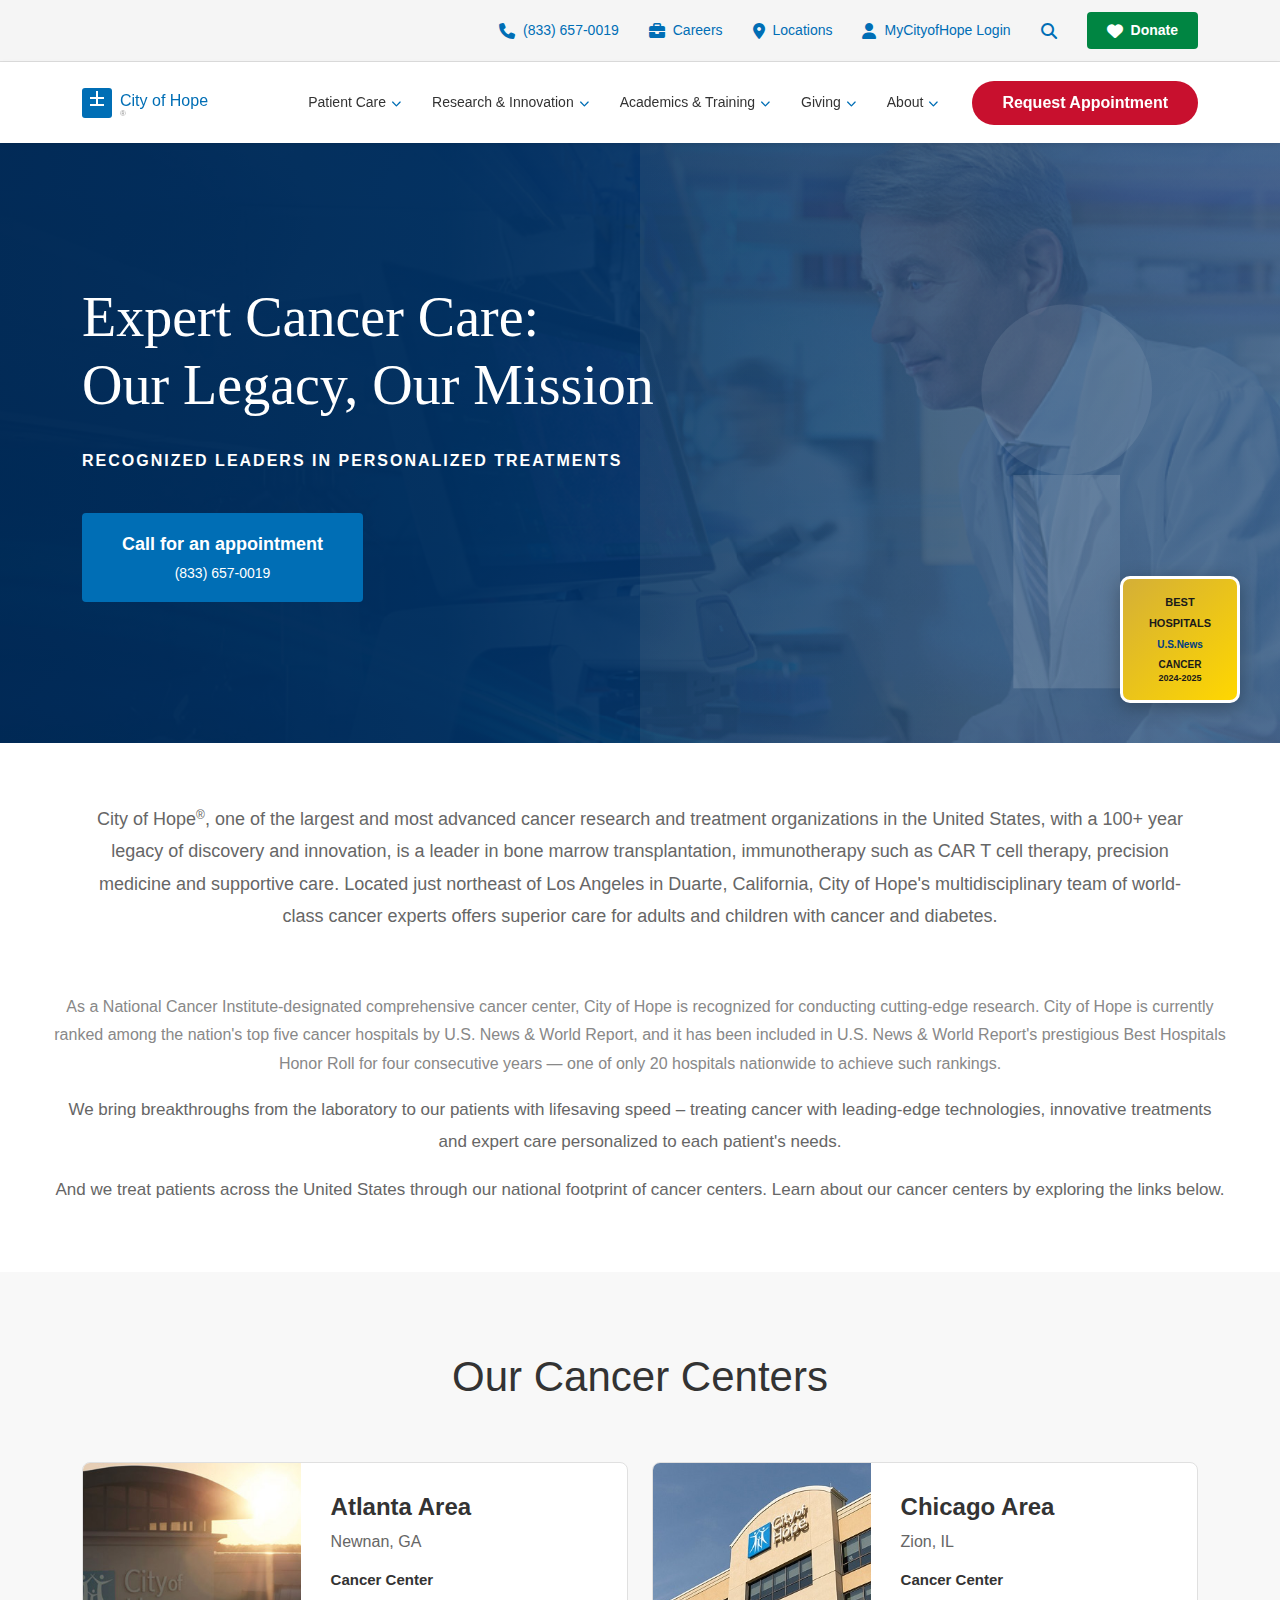
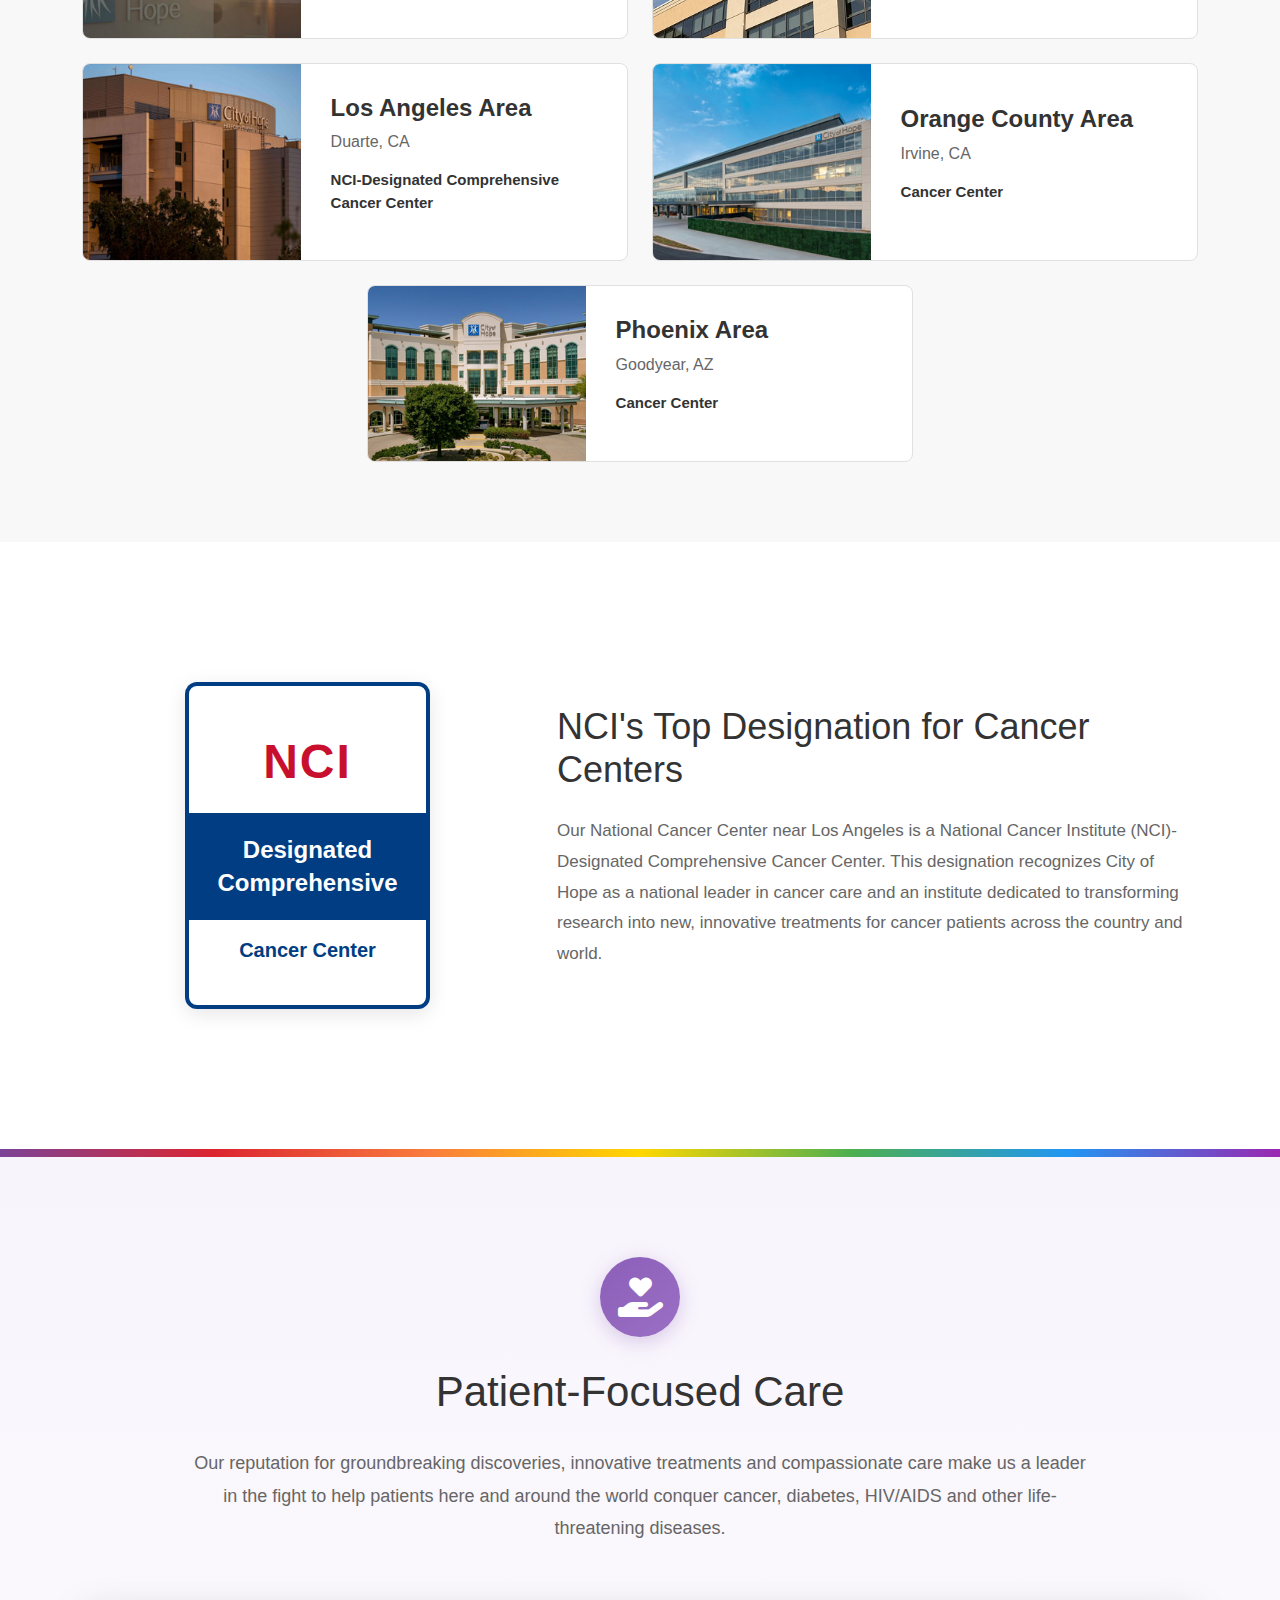
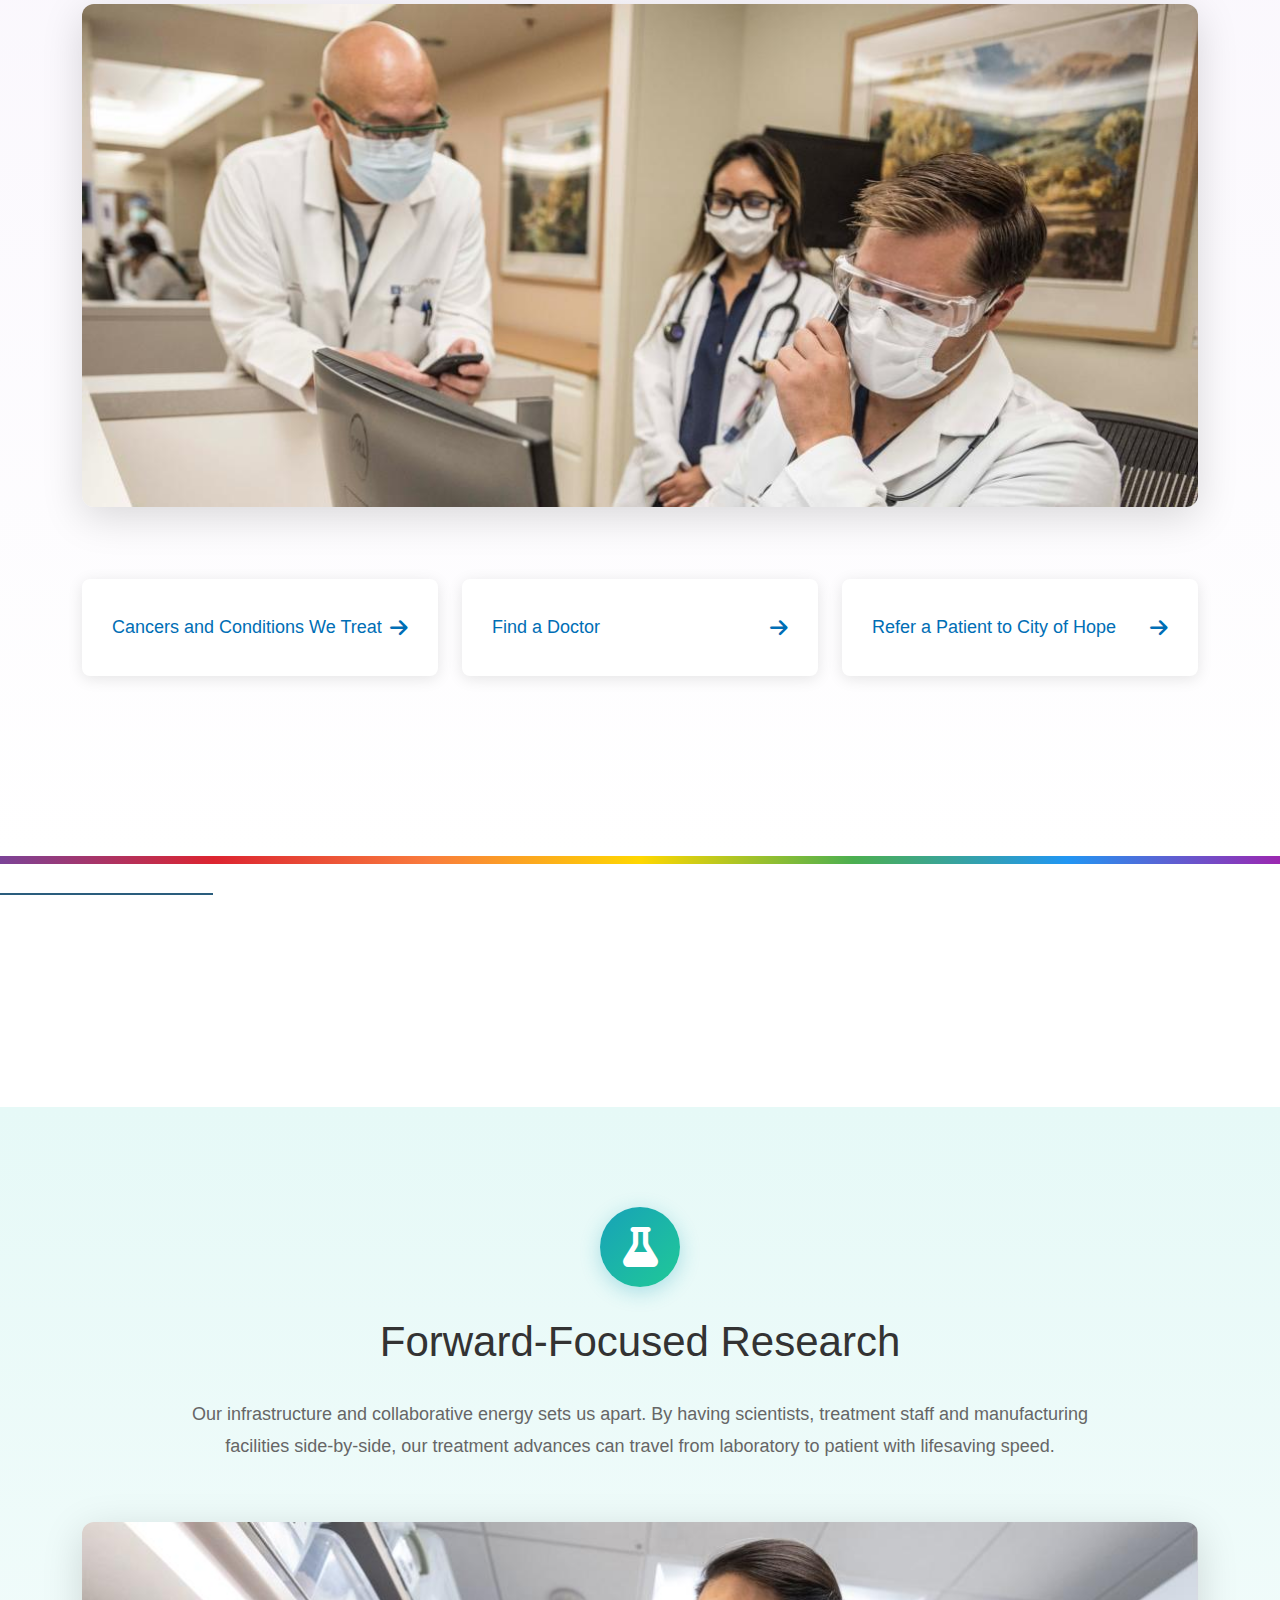
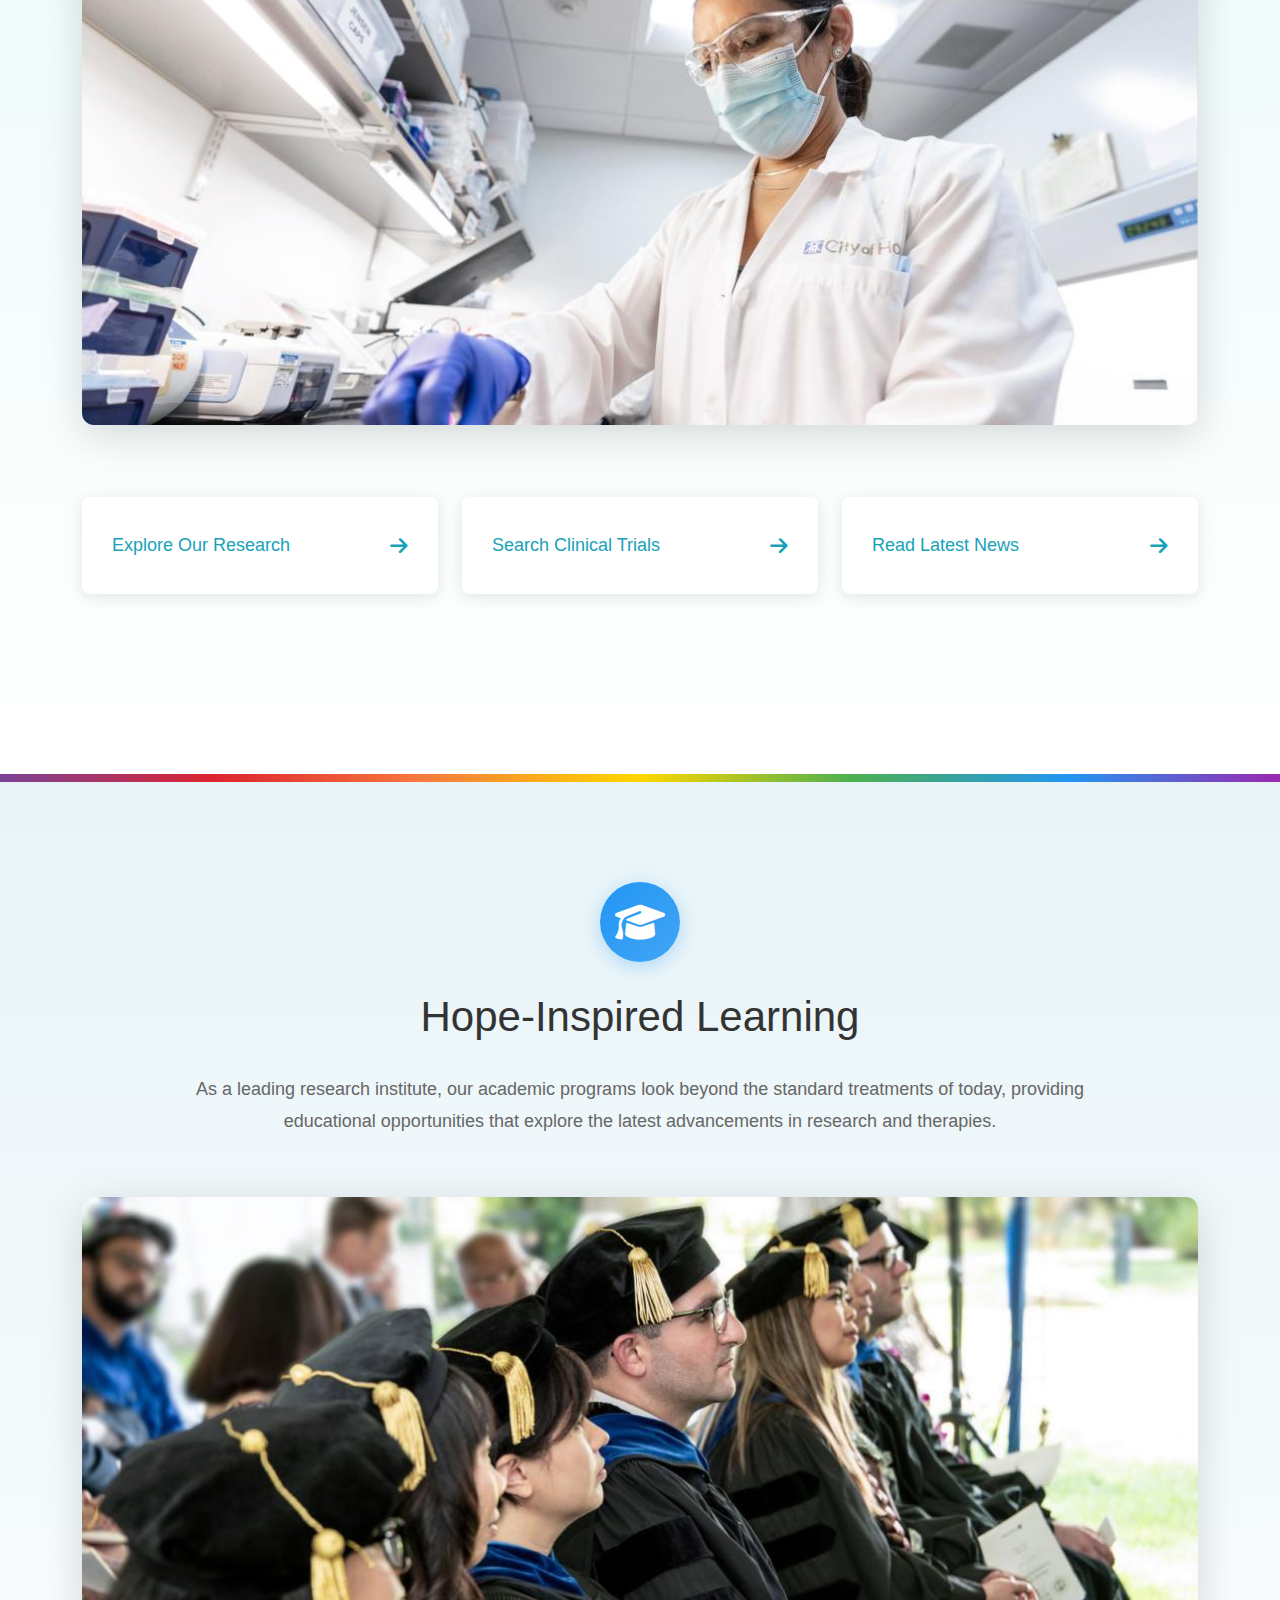
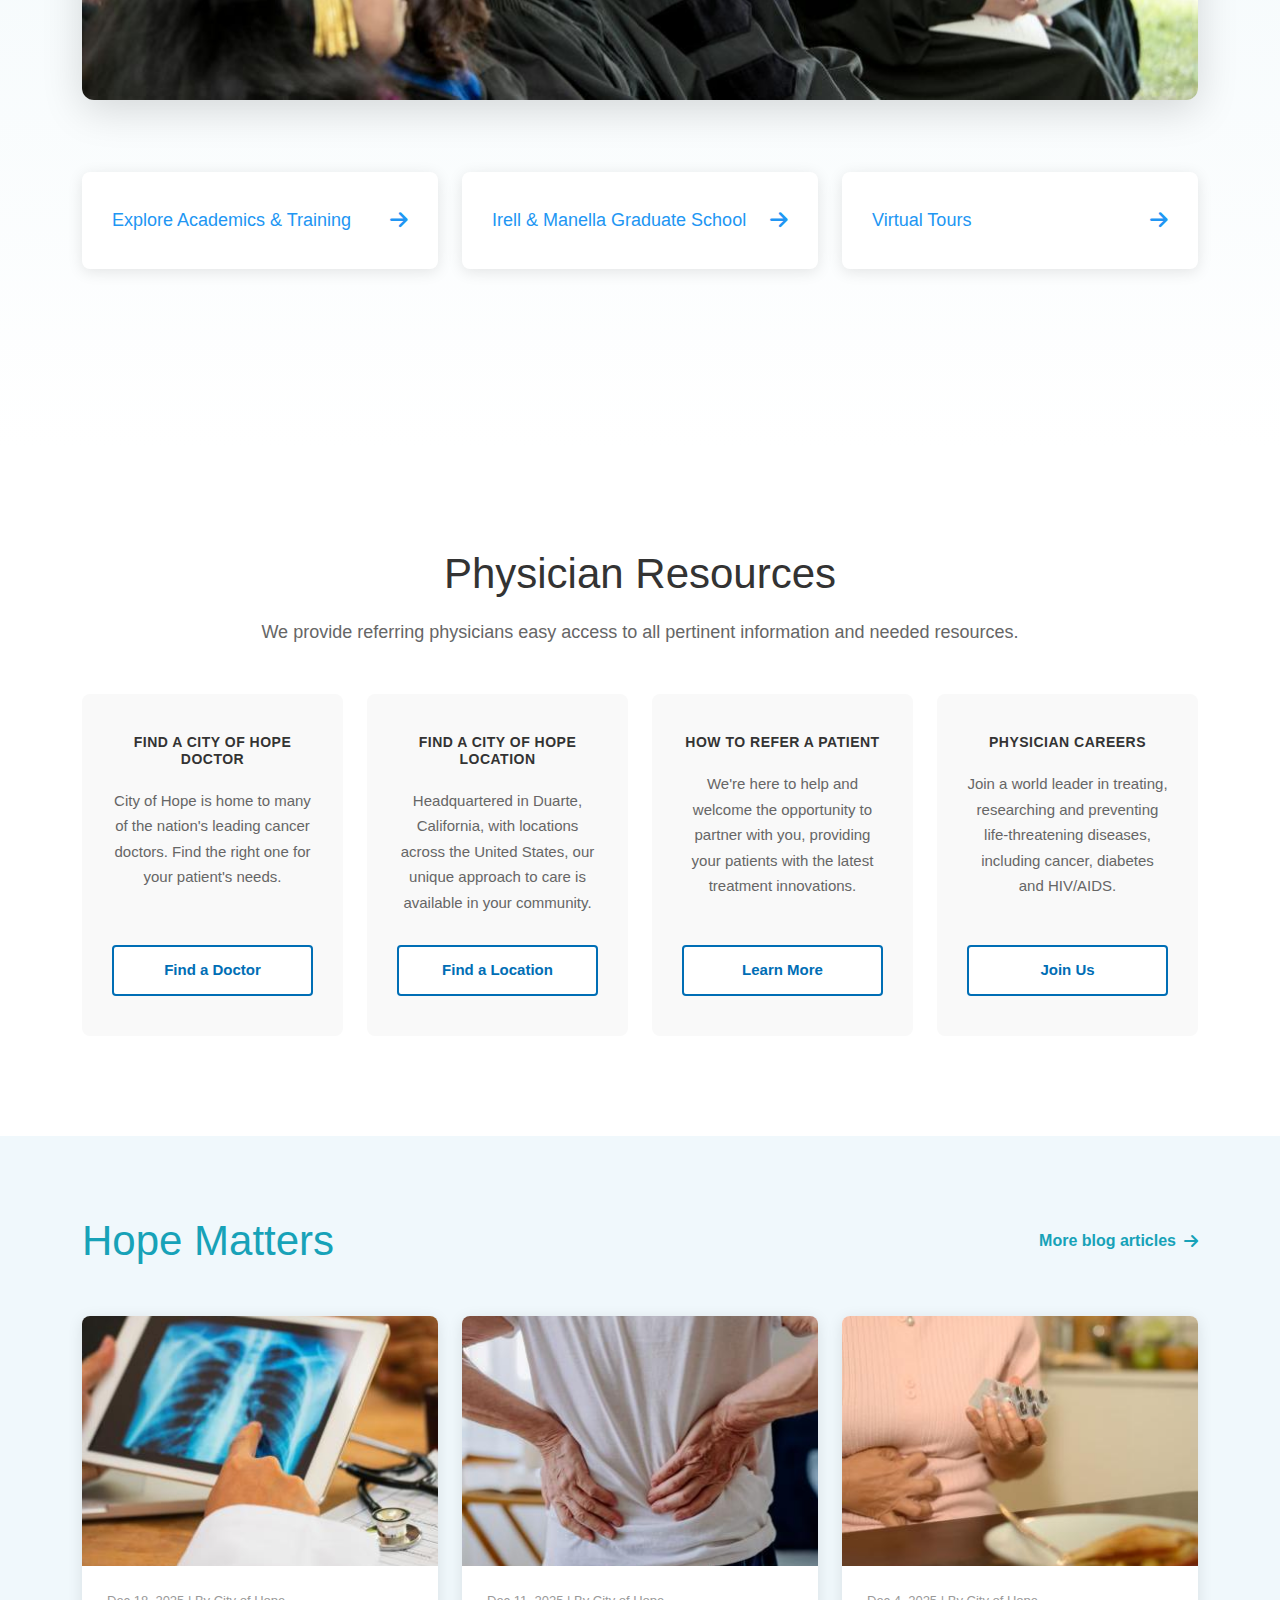
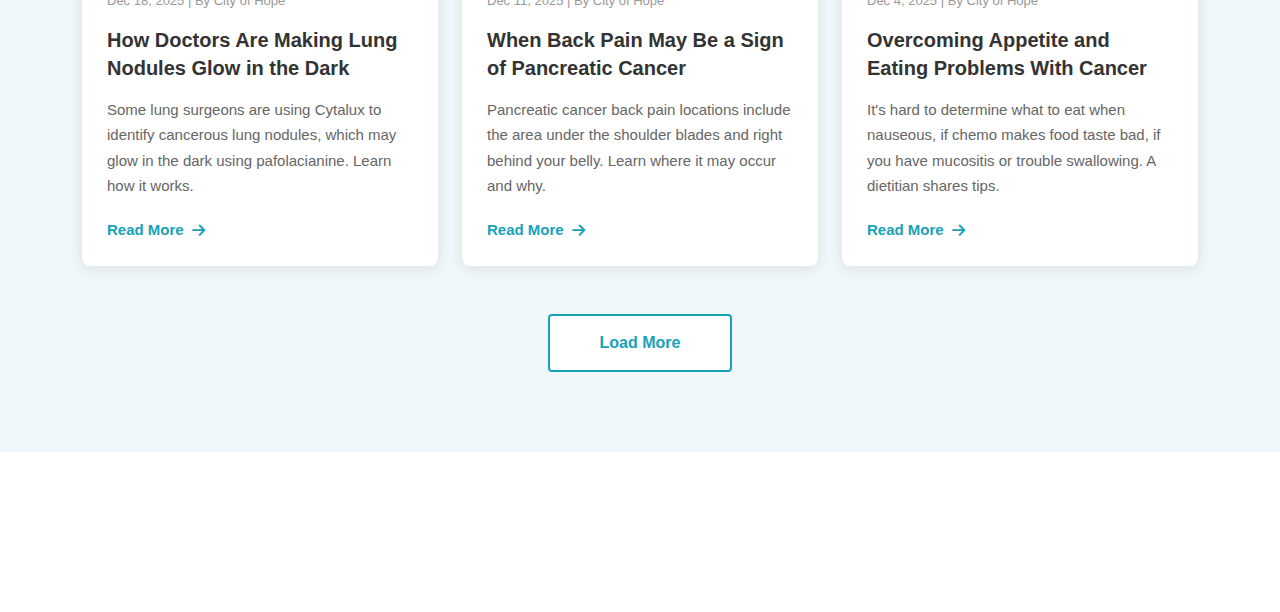
<file: index.html>
<!DOCTYPE html>
<html lang="en">
<head>
    <meta charset="UTF-8">
    <meta name="viewport" content="width=device-width, initial-scale=1.0">
    <title>City of Hope - Expert Cancer Care</title>
    <link href="https://cdnjs.cloudflare.com/ajax/libs/bootstrap/5.3.2/css/bootstrap.min.css" rel="stylesheet">
    <link href="https://cdnjs.cloudflare.com/ajax/libs/font-awesome/6.4.0/css/all.min.css" rel="stylesheet">
    <link rel="stylesheet" href="style.css">
	
	<style>


	</style>
</head>
<body>
    <!-- Top Header Bar -->
    <div class="top-header">
        <div class="container">
            <div class="top-header-links">
                <a href="#"><i class="fas fa-phone"></i> (833) 657-0019</a>
                <a href="careers.html"><i class="fas fa-briefcase"></i> Careers</a>
                <a href="locations.html"><i class="fas fa-map-marker-alt"></i> Locations</a>
                <a href="mycityofhope.html"><i class="fas fa-user"></i> MyCityofHope Login</a>
                <a href="#"><i class="fas fa-search"></i></a>
                <a href="#" class="btn-donate">
                    <i class="fas fa-heart"></i> Donate
                </a>
            </div>
        </div>
    </div>

    <!-- Main Nav -->
<nav class="main-nav">
    <div class="container">
        <div class="nav-container">
            <a href="#" class="logo">
                <svg width="180" height="50" viewBox="0 0 180 50">
                    <rect x="0" y="10" width="30" height="30" fill="#006eb5" rx="3"/>
                    <path d="M 8 20 L 22 20 M 15 13 L 15 27 M 8 27 L 22 27" stroke="white" stroke-width="2" fill="none"/>
                    <text x="38" y="28" font-family="Arial" font-size="16" fill="#006eb5" font-weight="400">City of Hope</text>
                    <text x="38" y="38" font-family="Arial" font-size="8" fill="#999">®</text>
                </svg>
            </a>

            <!-- Mobile Icons (Phone, Search, Hamburger) -->
            <div class="mobile-icons">
                <a href="#" class="mobile-icon phone-icon">
                    <i class="fas fa-phone"></i>
                </a>
                <button class="mobile-icon search-icon">
                    <i class="fas fa-search"></i>
                </button>
                <button class="mobile-toggle" id="mobileToggle">
                    <i class="fas fa-bars"></i>
                </button>
            </div>

            <!-- Navigation Menu -->
            <div class="nav-menu-wrapper" id="navMenu">
                <!-- Mobile Menu Header (Clickable to go home) -->
                <div class="mobile-menu-header" id="mainMenuHeader">
                    <i class="fas fa-chevron-left"></i>
                    <span>Main Menu</span>
                </div>

                <!-- Home Link (No Dropdown) -->
                <div class="nav-item-simple">
                    <a href="#" class="nav-link-simple">Home</a>
                </div>

                <!-- Patient Care -->
                <div class="nav-item">
                    <a href="#" class="nav-link">
                        Patient Care <i class="fas fa-chevron-down dropdown-icon"></i>
                    </a>
                    <div class="dropdown-menu-simple">
                        <div class="dropdown-content">
                            <div class="dropdown-row">
                                <div class="dropdown-column">
                                    <h4 class="dropdown-title">For Patients & Caregivers</h4>
                                    <ul class="dropdown-list">
                                        <li><a href="#">Becoming a Patient</a></li>
                                        <li><a href="#">Cancers & Conditions</a></li>
                                        <li><a href="#">Life During Treatment</a></li>
                                        <li><a href="#">Find a Doctor</a></li>
                                        <li><a href="locations.html">Find a Location</a></li>
                                    </ul>
                                </div>
                                <div class="dropdown-column">
                                    <h4 class="dropdown-title">For Physicians</h4>
                                    <ul class="dropdown-list">
                                        <li><a href="#">Refer a Patient</a></li>
                                        <li><a href="#">Clinical Programs</a></li>
                                        <li><a href="#">Clinical Trials</a></li>
                                        <li><a href="#">Clinical Faculty</a></li>
                                    </ul>
                                </div>
                            </div>
                        </div>
                    </div>
                </div>

                <!-- Research & Innovation -->
                <div class="nav-item">
                    <a href="#" class="nav-link">
                        Research & Innovation <i class="fas fa-chevron-down dropdown-icon"></i>
                    </a>
                    <div class="dropdown-menu-simple">
                        <div class="dropdown-content">
                            <div class="dropdown-row">
                                <div class="dropdown-column">
                                    <h4 class="dropdown-title">Research at City of Hope</h4>
                                    <ul class="dropdown-list">
                                        <li><a href="#">Beckman Research Institute</a></li>
                                        <li><a href="#">Arthur Riggs Diabetes & Metabolism Research Institute</a></li>
                                        <li><a href="#">Comprehensive Cancer Center</a></li>
                                        <li><a href="#">Hematologic Malignancies Research Institute</a></li>
                                        <li><a href="#">Translational Genomics Research Institute</a></li>
                                    </ul>
                                </div>
                            </div>
                        </div>
                    </div>
                </div>

                <!-- Academics & Training -->
                <div class="nav-item">
                    <a href="#" class="nav-link">
                        Academics & Training <i class="fas fa-chevron-down dropdown-icon"></i>
                    </a>
                    <div class="dropdown-menu-simple">
                        <div class="dropdown-content">
                            <div class="dropdown-row">
                                <div class="dropdown-column">
                                    <h4 class="dropdown-title">Academics & Training Overview</h4>
                                    <ul class="dropdown-list">
                                        <li><a href="#">Irell & Manella Graduate School of Biological Sciences</a></li>
                                        <li><a href="#">Graduate Medical Education</a></li>
                                        <li><a href="#">Continuing Medical Education</a></li>
                                        <li><a href="#">Health Professional Education</a></li>
                                    </ul>
                                </div>
                            </div>
                        </div>
                    </div>
                </div>

                <!-- Giving -->
                <div class="nav-item">
                    <a href="#" class="nav-link">
                        Giving <i class="fas fa-chevron-down dropdown-icon"></i>
                    </a>
                    <div class="dropdown-menu-simple">
                        <div class="dropdown-content">
                            <div class="dropdown-row">
                                <div class="dropdown-column">
                                    <h4 class="dropdown-title">Ways to Give</h4>
                                    <ul class="dropdown-list">
                                        <li><a href="#">Give Now</a></li>
                                        <li><a href="#">Give in Honor/in Memory</a></li>
                                        <li><a href="#">Planned Giving</a></li>
                                        <li><a href="#">Corporate Philanthropy</a></li>
                                        <li><a href="#">Philanthropic Priorities</a></li>
                                    </ul>
                                </div>
                                <div class="dropdown-column">
                                    <h4 class="dropdown-title">Volunteer Opportunities</h4>
                                    <ul class="dropdown-list">
                                        <li><a href="#">Volunteer Requirements</a></li>
                                    </ul>
                                </div>
                            </div>
                        </div>
                    </div>
                </div>

                <!-- About -->
                <div class="nav-item">
                    <a href="#" class="nav-link">
                        About <i class="fas fa-chevron-down dropdown-icon"></i>
                    </a>
                    <div class="dropdown-menu-simple">
                        <div class="dropdown-content">
                            <div class="dropdown-row">
                                <div class="dropdown-column">
                                    <h4 class="dropdown-title">Who We Are</h4>
                                    <ul class="dropdown-list">
                                        <li><a href="#">Why City of Hope</a></li>
                                        <li><a href="#">Leadership</a></li>
                                        <li><a href="#">Our Values</a></li>
                                        <li><a href="#">Donor Stories</a></li>
                                    </ul>
                                </div>
                                <div class="dropdown-column">
                                    <h4 class="dropdown-title">Newsroom</h4>
                                    <ul class="dropdown-list">
                                        <li><a href="#">Stories of Hope</a></li>
                                        <li><a href="#">Press Releases</a></li>
                                        <li><a href="#">Media Experts</a></li>
                                        <li><a href="#">Media Library</a></li>
                                    </ul>
                                </div>
                            </div>
                        </div>
                    </div>
                </div>

                <!-- Mobile Bottom Section -->
                <div class="mobile-bottom-section">
                    <a href="#" class="mobile-bottom-link phone-link">
                        <i class="fas fa-phone"></i>
                        <span>(833) 692-0701</span>
                    </a>
                    <a href="careers.html" class="mobile-bottom-link">
                        <i class="fas fa-briefcase"></i>
                        <span>Careers</span>
                    </a>
                    <a href="locations.html" class="mobile-bottom-link">
                        <i class="fas fa-map-marker-alt"></i>
                        <span>Locations</span>
                    </a>
                    <a href="mycityofhope.html" class="mobile-bottom-link">
    <i class="fas fa-user"></i>
    <span><em>My</em>CityofHope Login</span>
</a>
                    <button class="btn-donate-mobile">
                        <i class="fas fa-heart"></i> Donate
                    </button>
                </div>

                <button class="btn-schedule">Request Appointment</button>
            </div>
        </div>
    </div>
</nav>
    <!-- Hero Section -->
    <section class="hero-section">
        <div class="container">
            <div class="hero-content">
                <h1>Expert Cancer Care:<br>Our Legacy, Our Mission</h1>
                <p class="subtitle">RECOGNIZED LEADERS IN PERSONALIZED TREATMENTS</p>
                <button class="btn-appointment">
                    Call for an appointment
                    <small>(833) 657-0019</small>
                </button>
            </div>
        </div>
        
        <div class="badge-container">
            <div class="best-hospitals-badge">
                <div class="badge-title">Best</div>
                <div class="badge-title">Hospitals</div>
                <div class="badge-logo">U.S.News</div>
                <div style="font-size: 10px; font-weight: 700; color: #1a1a1a;">CANCER</div>
                <div class="badge-year">2024-2025</div>
            </div>
        </div>
    </section>

    <!-- Description Section -->
    <section class="description-section">
        <div class="container">
            <p>
                City of Hope<sup>®</sup>, one of the largest and most advanced cancer research and treatment organizations in the United States, with a 100+ year legacy of discovery and innovation, is a leader in bone marrow transplantation, immunotherapy such as CAR T cell therapy, precision medicine and supportive care. Located just northeast of Los Angeles in Duarte, California, City of Hope's multidisciplinary team of world-class cancer experts offers superior care for adults and children with cancer and diabetes.
            </p>
        </div>
    </section>

    <!-- Additional Info Text -->
    <section class="info-text-section">
        <div class="container">
            <p style="color: #888; font-size: 16px; line-height: 1.8; margin-bottom: 15px;">
                As a National Cancer Institute-designated comprehensive cancer center, City of Hope is recognized for conducting cutting-edge research. City of Hope is currently ranked among the nation's top five cancer hospitals by U.S. News & World Report, and it has been included in U.S. News & World Report's prestigious Best Hospitals Honor Roll for four consecutive years — one of only 20 hospitals nationwide to achieve such rankings.
            </p>
            <p style="color: #666; font-size: 17px; line-height: 1.9; margin-bottom: 15px;">
                We bring breakthroughs from the laboratory to our patients with lifesaving speed – treating cancer with leading-edge technologies, innovative treatments and expert care personalized to each patient's needs.
            </p>
            <p style="color: #666; font-size: 17px; line-height: 1.9;">
                And we treat patients across the United States through our national footprint of cancer centers. Learn about our cancer centers by exploring the links below.
            </p>
        </div>
    </section>

    <!-- Our Cancer Centers Section -->
    <section id="cancer-types" class="cancer-centers-section">
        <div class="container">
            <h2 class="centers-title">Our Cancer Centers</h2>
            
            <div class="row g-4">
                <div class="col-lg-6">
                    <a href="locations.html" style="text-decoration: none; color: inherit;">
                        <div class="center-card">
                            <div class="center-image">
                                <img src="images/atlanta-location.jpg" alt="Atlanta Area">
                            </div>
                            <div class="center-info">
                                <h3>Atlanta Area</h3>
                                <p class="location">Newnan, GA</p>
                                <p class="center-type">Cancer Center</p>
                            </div>
                        </div>
                    </a>
                </div>

                <div class="col-lg-6">
                    <a href="locations.html" style="text-decoration: none; color: inherit;">
                        <div class="center-card">
                            <div class="center-image">
                                <img src="images/chicago-location-new.jpg" alt="Chicago Area">
                            </div>
                            <div class="center-info">
                                <h3>Chicago Area</h3>
                                <p class="location">Zion, IL</p>
                                <p class="center-type">Cancer Center</p>
                            </div>
                        </div>
                    </a>
                </div>

                <div class="col-lg-6">
                    <a href="locations.html" style="text-decoration: none; color: inherit;">
                        <div class="center-card">
                            <div class="center-image">
                                <img src="images/la-location.jpg" alt="Los Angeles Area">
                            </div>
                            <div class="center-info">
                                <h3>Los Angeles Area</h3>
                                <p class="location">Duarte, CA</p>
                                <p class="center-type">NCI-Designated Comprehensive Cancer Center</p>
                            </div>
                        </div>
                    </a>
                </div>

                <div class="col-lg-6">
                    <a href="locations.html" style="text-decoration: none; color: inherit;">
                        <div class="center-card">
                            <div class="center-image">
                                <img src="images/oc-location.jpg" alt="Orange County Area">
                            </div>
                            <div class="center-info">
                                <h3>Orange County Area</h3>
                                <p class="location">Irvine, CA</p>
                                <p class="center-type">Cancer Center</p>
                            </div>
                        </div>
                    </a>
                </div>
            </div>

            <div class="row justify-content-center mt-4">
                <div class="col-lg-6">
                    <a href="locations.html" style="text-decoration: none; color: inherit;">
                        <div class="center-card">
                            <div class="center-image">
                                <img src="images/temp-phoenix-location.jpg" alt="Phoenix Area">
                            </div>
                            <div class="center-info">
                                <h3>Phoenix Area</h3>
                                <p class="location">Goodyear, AZ</p>
                                <p class="center-type">Cancer Center</p>
                            </div>
                        </div>
                    </a>
                </div>
            </div>
        </div>
    </section>

    <!-- NCI Designation Section -->
    <section class="nci-section">
        <div class="container">
            <div class="row align-items-center">
                <div class="col-lg-5">
                    <div class="nci-badge-container">
                        <div class="nci-badge">
                            <div class="nci-badge-top">NCI</div>
                            <div class="nci-badge-middle">Designated<br>Comprehensive</div>
                            <div class="nci-badge-bottom">Cancer Center</div>
                        </div>
                    </div>
                </div>
                <div class="col-lg-7">
                    <div class="nci-content">
                        <h2>NCI's Top Designation for Cancer Centers</h2>
                        <p>Our National Cancer Center near Los Angeles is a National Cancer Institute (NCI)-Designated Comprehensive Cancer Center. This designation recognizes City of Hope as a national leader in cancer care and an institute dedicated to transforming research into new, innovative treatments for cancer patients across the country and world.</p>
                    </div>
                </div>
            </div>
        </div>
    </section>

    <div class="rainbow-border"></div>

    <!-- Patient-Focused Care Section -->
    <section class="patient-care-section">
        <div class="container">
            <div class="text-center mb-5">
                <div class="care-icon">
                    <i class="fas fa-hand-holding-heart"></i>
                </div>
                <h2 class="care-title">Patient-Focused Care</h2>
                <p class="care-description">
                    Our reputation for groundbreaking discoveries, innovative treatments and compassionate care make us a leader in the fight to help patients here and around the world conquer cancer, diabetes, HIV/AIDS and other life-threatening diseases.
                </p>
            </div>
            
            <div class="care-image-container">
                <img src="images/patient_care.jpg" 
                     alt="Medical Team Consultation" 
                     class="care-image">
            </div>

            <div class="row g-4 mt-5 cta-cards-row">
                <div class="col-lg-4">
                    <a href="#" class="cta-card-link">
                        <div class="cta-card">
                            <span>Cancers and Conditions We Treat</span>
                            <i class="fas fa-arrow-right"></i>
                        </div>
                    </a>
                </div>
                <div class="col-lg-4">
                    <a href="#" class="cta-card-link">
                        <div class="cta-card">
                            <span>Find a Doctor</span>
                            <i class="fas fa-arrow-right"></i>
                        </div>
                    </a>
                </div>
                <div class="col-lg-4">
                    <a href="#" class="cta-card-link">
                        <div class="cta-card">
                            <span>Refer a Patient to City of Hope</span>
                            <i class="fas fa-arrow-right"></i>
                        </div>
                    </a>
                </div>
            </div>
        </div>
    </section>

    <div class="rainbow-border"></div>

    <!-- Resources Column -->
<div class="col-lg-2 col-md-6 mb-4">
    <h5 class="footer-heading">Resources</h5>
    <ul class="footer-links">
        <li><a href="#">Newsroom</a></li>
        <li><a href="#">Stories of Hope</a></li>
        <li><a href="#">Refer a Patient</a></li>
        <li><a href="mycityofhope.html"><em>My</em>CityofHope</a></li>  <!-- YE LINE ADD KARO -->
        <li><a href="#">Medical Records</a></li>
    </ul>
</div>

    <!-- Forward-Focused Research Section -->
    <section class="research-section">
        <div class="container">
            <div class="text-center mb-5">
                <div class="research-icon">
                    <i class="fas fa-flask"></i>
                </div>
                <h2 class="research-title">Forward-Focused Research</h2>
                <p class="research-description">
                    Our infrastructure and collaborative energy sets us apart. By having scientists, treatment staff and manufacturing facilities side-by-side, our treatment advances can travel from laboratory to patient with lifesaving speed.
                </p>
            </div>
            
            <div class="research-image-container">
                <img src="images/GMP Lab.jpg" 
                     alt="Research Laboratory" 
                     class="research-image">
            </div>

            <div class="row g-4 mt-5 research-cta-cards-row">
                <div class="col-lg-4">
                    <a href="#" class="research-cta-link">
                        <div class="research-cta-card">
                            <span>Explore Our Research</span>
                            <i class="fas fa-arrow-right"></i>
                        </div>
                    </a>
                </div>
                <div class="col-lg-4">
                    <a href="#" class="research-cta-link">
                        <div class="research-cta-card">
                            <span>Search Clinical Trials</span>
                            <i class="fas fa-arrow-right"></i>
                        </div>
                    </a>
                </div>
                <div class="col-lg-4">
                    <a href="#" class="research-cta-link">
                        <div class="research-cta-card">
                            <span>Read Latest News</span>
                            <i class="fas fa-arrow-right"></i>
                        </div>
                    </a>
                </div>
            </div>
        </div>
    </section>

    <div class="rainbow-border"></div>

    <!-- Hope-Inspired Learning Section -->
    <section class="learning-section">
        <div class="container">
            <div class="text-center mb-5">
                <div class="learning-icon">
                    <i class="fas fa-graduation-cap"></i>
                </div>
                <h2 class="learning-title">Hope-Inspired Learning</h2>
                <p class="learning-description">
                    As a leading research institute, our academic programs look beyond the standard treatments of today, providing educational opportunities that explore the latest advancements in research and therapies.
                </p>
            </div>
            
            <div class="learning-image-container">
                <img src="images/Beckman-Graduation.jpg" 
                     alt="Graduation Ceremony" 
                     class="learning-image">
            </div>

            <div class="row g-4 mt-5 learning-cta-cards-row">
                <div class="col-lg-4">
                    <a href="#" class="learning-cta-link">
                        <div class="learning-cta-card">
                            <span>Explore Academics & Training</span>
                            <i class="fas fa-arrow-right"></i>
                        </div>
                    </a>
                </div>
                <div class="col-lg-4">
                    <a href="#" class="learning-cta-link">
                        <div class="learning-cta-card">
                            <span>Irell & Manella Graduate School</span>
                            <i class="fas fa-arrow-right"></i>
                        </div>
                    </a>
                </div>
                <div class="col-lg-4">
                    <a href="#" class="learning-cta-link">
                        <div class="learning-cta-card">
                            <span>Virtual Tours</span>
                            <i class="fas fa-arrow-right"></i>
                        </div>
                    </a>
                </div>
            </div>
        </div>
    </section>

     <!-- Physician Resources Section -->
    <section class="physician-resources-section">
        <div class="container">
            <div class="text-center mb-5">
                <h2 class="physician-title">Physician Resources</h2>
                <p class="physician-subtitle">We provide referring physicians easy access to all pertinent information and needed resources.</p>
            </div>

            <div class="row g-4">
                <!-- Find a Doctor -->
                <div class="col-lg-3 col-md-6">
                    <div class="physician-card">
                        <h3 class="physician-card-title">FIND A CITY OF HOPE DOCTOR</h3>
                        <p class="physician-card-text">City of Hope is home to many of the nation's leading cancer doctors. Find the right one for your patient's needs.</p>
                        <a href="#" class="btn-physician">Find a Doctor</a>
                    </div>
                </div>

                <!-- Find a Location -->
                <div class="col-lg-3 col-md-6">
                    <div class="physician-card">
                        <h3 class="physician-card-title">FIND A CITY OF HOPE LOCATION</h3>
                        <p class="physician-card-text">Headquartered in Duarte, California, with locations across the United States, our unique approach to care is available in your community.</p>
                        <a href="locations.html" class="btn-physician">Find a Location</a>
                    </div>
                </div>

                <!-- Refer a Patient -->
                <div class="col-lg-3 col-md-6">
                    <div class="physician-card">
                        <h3 class="physician-card-title">HOW TO REFER A PATIENT</h3>
                        <p class="physician-card-text">We're here to help and welcome the opportunity to partner with you, providing your patients with the latest treatment innovations.</p>
                        <a href="#" class="btn-physician">Learn More</a>
                    </div>
                </div>

                <!-- Physician Careers -->
                <div class="col-lg-3 col-md-6">
                    <div class="physician-card">
                        <h3 class="physician-card-title">PHYSICIAN CAREERS</h3>
                        <p class="physician-card-text">Join a world leader in treating, researching and preventing life-threatening diseases, including cancer, diabetes and HIV/AIDS.</p>
                        <a href="#" class="btn-physician">Join Us</a>
                    </div>
                </div>
            </div>
        </div>
    </section>

        <!-- Hope Matters Blog Section -->
    <section class="hope-matters-section">
        <div class="container">
            <div class="blog-header">
                <h2 class="blog-title">Hope Matters</h2>
                <a href="#" class="blog-more-link">More blog articles <i class="fas fa-arrow-right"></i></a>
            </div>

            <div class="row g-4">
                <!-- Blog Post 1 -->
                <div class="col-lg-4 col-md-6">
                    <div class="blog-card">
                        <div class="blog-image">
                            <img src="images/LungSurgeryBlogImage.jpg" alt="Lung Nodules">
                        </div>
                        <div class="blog-content">
                            <div class="blog-meta">Dec 18, 2025 | By City of Hope</div>
                            <h3 class="blog-card-title">How Doctors Are Making Lung Nodules Glow in the Dark</h3>
                            <p class="blog-excerpt">Some lung surgeons are using Cytalux to identify cancerous lung nodules, which may glow in the dark using pafolacianine. Learn how it works.</p>
                            <a href="#" class="blog-read-more">Read More <i class="fas fa-arrow-right"></i></a>
                        </div>
                    </div>
                </div>

                <!-- Blog Post 2 -->
                <div class="col-lg-4 col-md-6">
                    <div class="blog-card">
                        <div class="blog-image">
                            <img src="images/PancreaticCancerBackPainBlogImage.jpg" alt="Back Pain">
                        </div>
                        <div class="blog-content">
                            <div class="blog-meta">Dec 11, 2025 | By City of Hope</div>
                            <h3 class="blog-card-title">When Back Pain May Be a Sign of Pancreatic Cancer</h3>
                            <p class="blog-excerpt">Pancreatic cancer back pain locations include the area under the shoulder blades and right behind your belly. Learn where it may occur and why.</p>
                            <a href="#" class="blog-read-more">Read More <i class="fas fa-arrow-right"></i></a>
                        </div>
                    </div>
                </div>

                <!-- Blog Post 3 -->
                <div class="col-lg-4 col-md-6">
                    <div class="blog-card">
                        <div class="blog-image">
                            <img src="images/EatingChallengesBlogImage.jpg" alt="Eating Problems">
                        </div>
                        <div class="blog-content">
                            <div class="blog-meta">Dec 4, 2025 | By City of Hope</div>
                            <h3 class="blog-card-title">Overcoming Appetite and Eating Problems With Cancer</h3>
                            <p class="blog-excerpt">It's hard to determine what to eat when nauseous, if chemo makes food taste bad, if you have mucositis or trouble swallowing. A dietitian shares tips.</p>
                            <a href="#" class="blog-read-more">Read More <i class="fas fa-arrow-right"></i></a>
                        </div>
                    </div>
                </div>
            </div>
             <!-- Load More Button -->
            <div class="text-center mt-5">
                <button class="btn-load-more">Load More</button>
            </div>
        </div>
    </section>

    <!-- Give Hope Section -->
    <section class="give-hope-section">
        <div class="container">
		
		
<script>
document.addEventListener('DOMContentLoaded', function () {

  const toggleBtn = document.getElementById('mobileToggle');     // ☰ button
  const menu = document.getElementById('navMenu');               // mobile menu
  const backBtn = document.getElementById('mainMenuHeader');     // back header

  // =========================
  // 1️⃣ Hamburger Toggle (Mobile ≤ 991px)
  // =========================
  if (toggleBtn && menu) {
    toggleBtn.addEventListener('click', function () {

      if (window.innerWidth > 991) return;

      menu.classList.toggle('active');

      // icon change (bars ↔ cross)
      const icon = toggleBtn.querySelector('i');
      if (icon) {
        icon.classList.toggle('fa-bars');
        icon.classList.toggle('fa-times');
      }

      // body scroll lock
      document.body.style.overflow = menu.classList.contains('active')
        ? 'hidden'
        : '';
    });
  }

  // =========================
  // 2️⃣ Inner Dropdown Toggle (Mobile ≤ 991px)
  // =========================
  document.querySelectorAll('.nav-link').forEach(link => {
    link.addEventListener('click', function (e) {

      if (window.innerWidth > 991) return;

      const parentItem = this.closest('.nav-item');
      if (!parentItem) return;

      const dropdown = parentItem.querySelector('.dropdown-menu-simple');
      if (!dropdown) return;

      e.preventDefault();

      dropdown.classList.toggle('active');
    });
  });

  // =========================
  // 3️⃣ Back Button (Main Menu Header)
  // =========================
  if (backBtn && toggleBtn && menu) {
    backBtn.addEventListener('click', function () {

      if (window.innerWidth > 991) return;

      // close menu
      menu.classList.remove('active');

      // reset icon to bars
      const icon = toggleBtn.querySelector('i');
      if (icon) {
        icon.classList.remove('fa-times');
        icon.classList.add('fa-bars');
      }

      // enable body scroll
      document.body.style.overflow = '';
    });
  }

});
</script>
</file>
<file: style.css>
* {
    margin: 0;
    padding: 0;
    box-sizing: border-box;
}

body {
    font-family: 'Segoe UI', Arial, sans-serif;
    color: #333;
}

/* Top Header Bar */
.top-header {
    background: #f5f5f5;
    padding: 12px 0;
    border-bottom: 1px solid #ddd;
}

.top-header-links {
    display: flex;
    justify-content: flex-end;
    align-items: center;
    gap: 30px;
}

.top-header-links a {
    color: #006eb5;
    text-decoration: none;
    font-size: 14px;
    display: flex;
    align-items: center;
    gap: 8px;
    font-weight: 500;
}

.top-header-links a:hover {
    color: #004a7c;
}

.top-header-links i {
    font-size: 16px;
}

/* Donate Button in Top Header */
.btn-donate {
    background: #008542 !important;
    color: white !important;
    padding: 8px 20px !important;
    border-radius: 4px !important;
    font-weight: 600 !important;
    transition: all 0.3s ease;
}

.btn-donate:hover {
    background: #006835 !important;
    color: white !important;
    transform: translateY(-2px);
}

.btn-donate-today {
    display: inline-block;
    background: #008542;
    color: white;
    padding: 18px 50px;
    border-radius: 4px;
    text-decoration: none;
    font-size: 18px;
    font-weight: 600;
    transition: all 0.3s;
    border: none;
}

.btn-donate-today:hover {
    background: #006835;
    color: white;
    transform: translateY(-3px);
    box-shadow: 0 8px 20px rgba(0, 133, 66, 0.3);
}

/* Phone Popup Styles */
.phone-popup-overlay {
    position: fixed;
    top: 0;
    left: 0;
    width: 100%;
    height: 100%;
    background: rgba(0, 0, 0, 0.5);
    display: flex;
    justify-content: center;
    align-items: flex-start;
    padding-top: 80px;
    z-index: 10000;
    animation: fadeIn 0.2s ease-out;
    overflow-y: auto;
}

@keyframes fadeIn {
    from {
        opacity: 0;
    }
    to {
        opacity: 1;
    }
}

.phone-popup {
    background: white;
    border-radius: 8px;
    width: 90%;
    max-width: 500px;
    box-shadow: 0 10px 40px rgba(0, 0, 0, 0.3);
    overflow: hidden;
    animation: slideUp 0.3s ease-out;
}

@keyframes slideUp {
    from {
        transform: translateY(50px);
        opacity: 0;
    }
    to {
        transform: translateY(0);
        opacity: 1;
    }
}

.phone-popup-header {
    padding: 20px 25px;
    border-bottom: 1px solid #e0e0e0;
}

.phone-popup-header h3 {
    margin: 0;
    font-size: 18px;
    font-weight: 600;
    color: #333;
}

.phone-popup-body {
    padding: 25px;
}

.phone-popup-body p {
    margin: 0 0 20px 0;
    color: #666;
    font-size: 14px;
    line-height: 1.6;
}

.phone-popup-checkbox {
    display: flex;
    align-items: flex-start;
    gap: 12px;
    cursor: pointer;
    user-select: none;
}

.phone-popup-checkbox input[type="checkbox"] {
    margin-top: 2px;
    width: 16px;
    height: 16px;
    cursor: pointer;
}

.phone-popup-checkbox span {
    color: #444;
    font-size: 13px;
    line-height: 1.5;
    flex: 1;
}

.phone-popup-footer {
    padding: 15px 25px;
    background: #f8f9fa;
    display: flex;
    justify-content: flex-end;
    gap: 12px;
    border-top: 1px solid #e0e0e0;
}

.btn-popup-cancel,
.btn-popup-open {
    padding: 10px 24px;
    border: none;
    border-radius: 4px;
    font-size: 14px;
    font-weight: 500;
    cursor: pointer;
    transition: all 0.2s;
}

.btn-popup-cancel {
    background: #f1f3f4;
    color: #333;
}

.btn-popup-cancel:hover {
    background: #e8eaed;
}

.btn-popup-open {
    background: #1a73e8;
    color: white;
}

.btn-popup-open:hover {
    background: #1557b0;
    box-shadow: 0 2px 8px rgba(26, 115, 232, 0.3);
}

/* Main Nav */
.main-nav {
    background: white;
    box-shadow: 0 2px 5px rgba(0,0,0,0.1);
    position: sticky;
    top: 0;
    z-index: 1000;
}

.nav-container {
    display: flex;
    justify-content: space-between;
    align-items: center;
    padding: 15px 0;
}

.logo {
    text-decoration: none;
}

.nav-menu-wrapper {
    display: flex;
    align-items: center;
    gap: 7px;
}

.nav-item {
    position: relative;
}

.nav-link {
    color: #333;
    text-decoration: none;
    font-size: 15px;
    font-weight: 500;
    padding: 15px 18px;
    display: flex;
    align-items: center;
    gap: 5px;
}

.nav-link:hover {
    color: #006eb5;
}

.dropdown-icon {
    font-size: 10px;
    color: #006eb5;
}

/* Simple Dropdown */
.dropdown-menu-simple {
    position: absolute;
    top: 100%;
    left: 0;
    background: white;
    border: 1px solid #ddd;
    box-shadow: 0 4px 12px rgba(0,0,0,0.1);
    min-width: 500px;
    display: none;
    z-index: 999;
}

/* Desktop: Hover to open dropdown - Only on screens larger than 991px */
@media (min-width: 992px) {
    .nav-item:hover .dropdown-menu-simple {
        display: block;
    }
}

.dropdown-content {
    padding: 30px;
}

.dropdown-row {
    display: flex;
    gap: 50px;
}

.dropdown-column {
    flex: 1;
}

.dropdown-title {
    font-size: 15px;
    font-weight: 700;
    color: #003d82;
    margin-bottom: 15px;
}

.dropdown-list {
    list-style: none;
    padding: 0;
    margin: 0;
}

.dropdown-list li {
    margin-bottom: 10px;
}

.dropdown-list a {
    color: #333;
    text-decoration: none;
    font-size: 14px;
    display: block;
    padding: 5px 0;
}

.dropdown-list a:hover {
    color: #006eb5;
}

.btn-schedule {
    background: #c8102e;
    color: white;
    padding: 10px 30px;
    border-radius: 25px;
    border: none;
    font-weight: 600;
    cursor: pointer;
    margin-left: 15px;
}

.btn-schedule:hover {
    background: #a00d25;
}

/* Mobile Toggle */
.mobile-toggle {
    
    background: none;
    border: none;
    font-size: 24px;
    color: #006eb5;
    cursor: pointer;
    padding: 8px;
    transition: all 0.3s ease;
}

.mobile-toggle:hover {
    transform: scale(1.1);
}

.mobile-toggle i {
    transition: transform 0.3s ease;
}

/* Mobile Icons Container (Hidden on Desktop) */
.mobile-icons {
    display: none;
    align-items: center;
    gap: 15px;
}

/* =========================
   MOBILE RESPONSIVE - 991px
========================= */
@media (max-width: 991px) {
    /* Hide Top Header on Mobile */
    .top-header {
        display: none;
    }

    /* Show Mobile Icons */
    .mobile-icons {
        display: flex;
    }

    .mobile-icon {
        background: none;
        border: none;
        font-size: 20px;
        color: #006eb5;
        cursor: pointer;
        padding: 10px;
    }

    .mobile-icon:hover {
        color: #004a7c;
    }

    /* Show Mobile Toggle */
    .mobile-toggle {
        display: block;
    }

    /* Mobile Menu Slide */
    .nav-menu-wrapper {
        position: fixed;
        top: 0;
        right: -100%;
        width: 100%;
        height: 100vh;
        background: #ffffff;
        flex-direction: column;
        align-items: flex-start;
        padding: 20px 20px 0;
        transition: right 0.3s ease;
        z-index: 9999;
        overflow-y: auto;
    }

    .nav-menu-wrapper.active {
        right: 0;
    }

    /* Mobile Menu Header */
    .mobile-menu-header {
        display: flex;
        align-items: center;
        gap: 10px;
        padding: 20px 0;
        border-bottom: 1px solid #e0e0e0;
        width: 100%;
        font-size: 18px;
        font-weight: 600;
        color: #333;
        margin-bottom: 10px;
        cursor: pointer;
        transition: background 0.2s ease;
    }

    .mobile-menu-header:hover {
        background: #f5f5f5;
    }

    .mobile-menu-header i {
        font-size: 16px;
        color: #006eb5;
    }

    /* Home Link (Simple - No Dropdown) */
    .nav-item-simple {
        width: 100%;
        border-bottom: 1px solid #e0e0e0;
    }

    .nav-link-simple {
        width: 100%;
        display: block;
        font-size: 18px;
        padding: 18px 0;
        color: #333;
        text-decoration: none;
        font-weight: 500;
    }

    .nav-link-simple:hover {
        color: #006eb5;
    }

    /* Nav Items */
    .nav-item {
        width: 100%;
        border-bottom: 1px solid #e0e0e0;
    }

    .nav-link {
        width: 100%;
        justify-content: space-between;
        font-size: 18px;
        padding: 18px 0;
    }

    .dropdown-menu-simple {
        position: static;
        border: none;
        box-shadow: none;
        min-width: 100%;
        display: none;
        padding: 10px 0 20px 20px;
    }

    .dropdown-content {
        padding: 0;
    }

    .dropdown-row {
        flex-direction: column;
        gap: 20px;
    }

    .dropdown-title {
        font-size: 14px;
        margin-bottom: 10px;
    }

    .dropdown-list a {
        font-size: 13px;
        padding: 8px 0;
    }

    .btn-schedule {
        width: 100%;
        margin: 0;
        padding: 15px;
        border-radius: 4px;
    }

    /* Mobile Bottom Section */
    .mobile-bottom-section {
        width: 100%;
        background: #f0f0f0;
        padding: 20px;
        margin: 20px -20px 0;
        display: flex;
        flex-direction: column;
        gap: 15px;
    }

    .mobile-bottom-link {
        display: flex;
        align-items: center;
        gap: 12px;
        color: #006eb5;
        text-decoration: none;
        font-size: 16px;
        font-weight: 500;
        padding: 5px 0;
    }

    .mobile-bottom-link i {
        font-size: 18px;
        width: 20px;
    }

    .mobile-bottom-link:hover {
        color: #004a7c;
    }

    .mobile-bottom-link.phone-link {
        color: #006eb5;
    }

    .btn-donate-mobile {
        width: 100%;
        background: #008542;
        color: white;
        padding: 15px;
        border: none;
        border-radius: 4px;
        font-size: 16px;
        font-weight: 600;
        cursor: pointer;
        display: flex;
        align-items: center;
        justify-content: center;
        gap: 8px;
        margin-top: 10px;
    }

    .btn-donate-mobile:hover {
        background: #006835;
    }

    /* Phone Popup Mobile */
    .phone-popup-overlay {
        padding-top: 60px;
    }

    .phone-popup {
        width: 95%;
        margin: 20px;
    }

    .phone-popup-header h3 {
        font-size: 16px;
    }

    .phone-popup-footer {
        flex-direction: column-reverse;
    }

    .btn-popup-cancel,
    .btn-popup-open {
        width: 100%;
    }
}

/* Desktop - Hide Mobile Elements */
@media (min-width: 992px) {
    .mobile-menu-header,
    .nav-item-simple,
    .mobile-bottom-section {
       display: none !important;
    }
    
    .mobile-icons {
        display: none !important;
    }
}
/* Hero Section */
.hero-section {
    position: relative;
    height: 600px;
    background: linear-gradient(to right, rgba(0, 40, 85, 0.85), rgba(0, 60, 120, 0.7)), 
                url(images/Homepage.jpg);
    background-size: cover;
    background-position: center;
    display: flex;
    align-items: center;
    color: white;
}

.hero-section::after {
    content: '';
    position: absolute;
    right: 0;
    top: 0;
    width: 50%;
    height: 100%;
    background: linear-gradient(to left, rgba(100, 120, 150, 0.3), transparent),
                url('data:image/svg+xml,<svg xmlns="http://www.w3.org/2000/svg" viewBox="0 0 600 600"><rect fill="%23667788" width="600" height="600" opacity="0.2"/><circle cx="400" cy="250" r="80" fill="%23ffffff" opacity="0.1"/><rect x="350" y="330" width="100" height="200" fill="%23ffffff" opacity="0.15"/></svg>');
    background-size: cover;
    background-position: center right;
}

.hero-content {
    position: relative;
    z-index: 2;
    max-width: 700px;
}

.hero-section h1 {
    font-size: 56px;
    font-weight: 300;
    line-height: 1.2;
    margin-bottom: 30px;
    font-family: Georgia, serif;
}

.hero-section .subtitle {
    font-size: 16px;
    letter-spacing: 2px;
    font-weight: 600;
    margin-bottom: 40px;
    text-transform: uppercase;
}

.btn-appointment {
    background: #006eb5;
    color: white;
    padding: 18px 40px;
    border: none;
    border-radius: 4px;
    font-size: 18px;
    font-weight: 600;
    cursor: pointer;
    transition: all 0.3s;
    display: inline-block;
}

.btn-appointment:hover {
    background: #005a95;
    transform: translateY(-2px);
    box-shadow: 0 5px 15px rgba(0, 110, 181, 0.3);
}

.btn-appointment small {
    display: block;
    font-size: 14px;
    font-weight: 400;
    margin-top: 5px;
}

 /* Responsive */
        @media (max-width: 991px) {
           
 .dropdown-menu-simple.active{
	display:block;
}
  .dropdown-menu-simple {
    display: none;
  }

  .dropdown-menu-simple.active {
    display: block;
  }
  .nav-container {
    flex-wrap: wrap;
}

.nav-container button.btn-schedule {
    font-size: 12px;
}

.nav-link {
    font-size: 13px;
    padding: 10px  !important;
}
        }

        @media (min-width: 992px) and (max-width: 1400px) {
            .nav-link {
                padding: 15px 12px;
                font-size: 14px;
            }

            .dropdown-menu-simple {
                min-width: 450px;
            }
        }

/* Best Hospitals Badge */
.badge-container {
    position: absolute;
    bottom: 40px;
    right: 40px;
    z-index: 3;
}

.best-hospitals-badge {
    background: linear-gradient(135deg, #d4af37, #ffd700);
    border: 3px solid white;
    border-radius: 10px;
    padding: 15px 20px;
    box-shadow: 0 5px 20px rgba(0,0,0,0.3);
    text-align: center;
    width: 120px;
}

.best-hospitals-badge .badge-title {
    font-size: 11px;
    font-weight: 700;
    color: #1a1a1a;
    text-transform: uppercase;
    margin-bottom: 5px;
}

.best-hospitals-badge .badge-logo {
    font-size: 10px;
    font-weight: 600;
    color: #003d82;
    margin-bottom: 5px;
}

.best-hospitals-badge .badge-year {
    font-size: 9px;
    color: #1a1a1a;
    font-weight: 600;
}

/* Description Section */
.description-section {
    background: white;
    padding: 60px 0 30px;
    text-align: center;
}

.description-section p {
    font-size: 18px;
    color: #666;
    line-height: 1.8;
    max-width: 1200px;
    margin: 0 auto;
}

.description-section p sup {
    font-size: 12px;
}

/* Info Text Section */
.info-text-section {
    background: white;
    padding: 30px 0 50px;
    text-align: center;
}

.info-text-section .container {
    max-width: 1200px;
}

/* Cancer Centers Section */
.cancer-centers-section {
    background: #f8f8f8;
    padding: 80px 0;
}

.centers-title {
    text-align: center;
    font-size: 42px;
    color: #333;
    margin-bottom: 60px;
    font-weight: 300;
}

.center-card {
    background: white;
    border: 1px solid #e0e0e0;
    border-radius: 8px;
    overflow: hidden;
    transition: all 0.3s;
    cursor: pointer;
    height: 100%;
    display: flex;
}

.center-card:hover {
    box-shadow: 0 8px 25px rgba(0,0,0,0.15);
    transform: translateY(-5px);
}

.center-image {
    width: 40%;
    overflow: hidden;
}

.center-image img {
    width: 100%;
    height: 100%;
    object-fit: cover;
    transition: transform 0.3s;
}

.center-card:hover .center-image img {
    transform: scale(1.05);
}

.center-info {
    width: 60%;
    padding: 30px;
    display: flex;
    flex-direction: column;
    justify-content: center;
}

.center-info h3 {
    font-size: 24px;
    color: #333;
    margin-bottom: 8px;
    font-weight: 600;
}

.center-info .location {
    font-size: 16px;
    color: #666;
    margin-bottom: 15px;
}

.center-info .center-type {
    font-size: 15px;
    color: #333;
    font-weight: 600;
}

/* NCI Section */
.nci-section {
    background: white;
    padding: 100px 0;
}

.nci-badge-container {
    display: flex;
    justify-content: center;
    align-items: center;
    padding: 40px;
}

.nci-badge {
    background: white;
    border: 4px solid #003d82;
    border-radius: 12px;
    padding: 40px 50px;
    text-align: center;
    max-width: 350px;
    box-shadow: 0 5px 20px rgba(0,0,0,0.1);
}

.nci-badge-top {
    font-size: 48px;
    font-weight: 700;
    color: #c8102e;
    margin-bottom: 15px;
    letter-spacing: 2px;
}

.nci-badge-middle {
    font-size: 24px;
    font-weight: 600;
    color: white;
    background: #003d82;
    padding: 20px 15px;
    margin: 0 -50px;
    line-height: 1.4;
}

.nci-badge-bottom {
    font-size: 20px;
    font-weight: 600;
    color: #003d82;
    margin-top: 15px;
}

.nci-content h2 {
    font-size: 36px;
    color: #333;
    margin-bottom: 25px;
    font-weight: 400;
}

.nci-content p {
    font-size: 17px;
    color: #666;
    line-height: 1.8;
}

/* Rainbow Border */
.rainbow-border {
    height: 8px;
    background: linear-gradient(to right, 
        #7b4397, #dc2430, #f97b3d, #ffd700, #4caf50, #2196f3, #9c27b0);
}

/* Patient-Focused Care Section */
.patient-care-section {
    background: linear-gradient(180deg, #f8f4fc 0%, #fff 100%);
    padding: 100px 0;
}

.care-icon {
    display: inline-flex;
    align-items: center;
    justify-content: center;
    width: 80px;
    height: 80px;
    background: linear-gradient(135deg, #8b5fb8, #9b6fc4);
    border-radius: 50%;
    color: white;
    font-size: 40px;
    margin-bottom: 30px;
    box-shadow: 0 5px 20px rgba(139, 95, 184, 0.3);
}

.care-title {
    font-size: 42px;
    color: #333;
    font-weight: 300;
    margin-bottom: 30px;
}

.care-description {
    font-size: 18px;
    color: #666;
    line-height: 1.8;
    max-width: 900px;
    margin: 0 auto;
}

.care-image-container {
    margin-top: 60px;
    border-radius: 12px;
    overflow: hidden;
    box-shadow: 0 10px 40px rgba(0,0,0,0.15);
}

.care-image {
    width: 100%;
    height: auto;
    display: block;
}

/* CTA Cards */
.cta-cards-row {
    padding-bottom: 80px;
}

.cta-card-link {
    text-decoration: none;
    display: block;
}

.cta-card {
    background: white;
    padding: 35px 30px;
    border-radius: 8px;
    box-shadow: 0 3px 15px rgba(0,0,0,0.1);
    display: flex;
    justify-content: space-between;
    align-items: center;
    transition: all 0.3s;
    cursor: pointer;
}

.cta-card:hover {
    transform: translateY(-5px);
    box-shadow: 0 8px 30px rgba(0,0,0,0.2);
}

.cta-card span {
    font-size: 18px;
    color: #006eb5;
    font-weight: 500;
}

.cta-card i {
    font-size: 20px;
    color: #006eb5;
    transition: transform 0.3s;
}

.cta-card:hover i {
    transform: translateX(5px);
}

/* Forward-Focused Research Section */
.research-section {
    background: linear-gradient(180deg, #e6f9f7 0%, #fff 100%);
    padding: 100px 0;
}

.research-icon {
    display: inline-flex;
    align-items: center;
    justify-content: center;
    width: 80px;
    height: 80px;
    background: linear-gradient(135deg, #17a2b8, #20c997);
    border-radius: 50%;
    color: white;
    font-size: 40px;
    margin-bottom: 30px;
    box-shadow: 0 5px 20px rgba(23, 162, 184, 0.3);
}

.research-title {
    font-size: 42px;
    color: #333;
    font-weight: 300;
    margin-bottom: 30px;
}

.research-description {
    font-size: 18px;
    color: #666;
    line-height: 1.8;
    max-width: 900px;
    margin: 0 auto;
}

.research-image-container {
    margin-top: 60px;
    border-radius: 12px;
    overflow: hidden;
    box-shadow: 0 10px 40px rgba(0,0,0,0.15);
}

.research-image {
    width: 100%;
    height: auto;
    display: block;
}

/* Research CTA Cards */
.research-cta-cards-row {
    padding-bottom: 80px;
}

.research-cta-link {
    text-decoration: none;
    display: block;
}

.research-cta-card {
    background: white;
    padding: 35px 30px;
    border-radius: 8px;
    box-shadow: 0 3px 15px rgba(0,0,0,0.1);
    display: flex;
    justify-content: space-between;
    align-items: center;
    transition: all 0.3s;
    cursor: pointer;
}

.research-cta-card:hover {
    transform: translateY(-5px);
    box-shadow: 0 8px 30px rgba(0,0,0,0.2);
}

.research-cta-card span {
    font-size: 18px;
    color: #17a2b8;
    font-weight: 500;
}

.research-cta-card i {
    font-size: 20px;
    color: #17a2b8;
    transition: transform 0.3s;
}

.research-cta-card:hover i {
    transform: translateX(5px);
}

/* Hope-Inspired Learning Section */
.learning-section {
    background: linear-gradient(180deg, #e8f4f8 0%, #fff 100%);
    padding: 100px 0;
}

.learning-icon {
    display: inline-flex;
    align-items: center;
    justify-content: center;
    width: 80px;
    height: 80px;
    background: linear-gradient(135deg, #2196f3, #42a5f5);
    border-radius: 50%;
    color: white;
    font-size: 40px;
    margin-bottom: 30px;
    box-shadow: 0 5px 20px rgba(33, 150, 243, 0.3);
}

.learning-title {
    font-size: 42px;
    color: #333;
    font-weight: 300;
    margin-bottom: 30px;
}

.learning-description {
    font-size: 18px;
    color: #666;
    line-height: 1.8;
    max-width: 900px;
    margin: 0 auto;
}

.learning-image-container {
    margin-top: 60px;
    border-radius: 12px;
    overflow: hidden;
    box-shadow: 0 10px 40px rgba(0,0,0,0.15);
}

.learning-image {
    width: 100%;
    height: auto;
    display: block;
}

/* Learning CTA Cards */
.learning-cta-cards-row {
    padding-bottom: 80px;
}

.learning-cta-link {
    text-decoration: none;
    display: block;
}

.learning-cta-card {
    background: white;
    padding: 35px 30px;
    border-radius: 8px;
    box-shadow: 0 3px 15px rgba(0,0,0,0.1);
    display: flex;
    justify-content: space-between;
    align-items: center;
    transition: all 0.3s;
    cursor: pointer;
}

.learning-cta-card:hover {
    transform: translateY(-5px);
    box-shadow: 0 8px 30px rgba(0,0,0,0.2);
}

.learning-cta-card span {
    font-size: 18px;
    color: #2196f3;
    font-weight: 500;
}

.learning-cta-card i {
    font-size: 20px;
    color: #2196f3;
    transition: transform 0.3s;
}

.learning-cta-card:hover i {
    transform: translateX(5px);
}

/* Chat Button */
.chat-button {
    position: fixed;
    bottom: 30px;
    right: 30px;
    width: 60px;
    height: 60px;
    background: #006eb5;
    border-radius: 50%;
    display: flex;
    align-items: center;
    justify-content: center;
    color: white;
    font-size: 24px;
    cursor: pointer;
    box-shadow: 0 4px 15px rgba(0,0,0,0.3);
    transition: all 0.3s;
    z-index: 1000;
}

.chat-button:hover {
    background: #005a95;
    transform: scale(1.1);
}

/* Responsive */
@media (max-width: 768px) {
    .top-header-links {
        flex-wrap: wrap;
        gap: 15px;
    }

    .nav-menu {
        display: none;
    }

    .hero-section {
        height: 500px;
    }

    .hero-section h1 {
        font-size: 36px;
    }

    .badge-container {
        bottom: 20px;
        right: 20px;
    }

    .best-hospitals-badge {
        width: 100px;
        padding: 12px 15px;
    }

    .center-card {
        flex-direction: column;
    }

    .center-image,
    .center-info {
        width: 100%;
    }

    .center-image {
        height: 200px;
    }

    .nci-section {
        padding: 60px 0;
    }

    .nci-badge-container {
        padding: 20px;
        margin-bottom: 30px;
    }

    .nci-badge {
        padding: 30px 40px;
    }

    .nci-content h2 {
        font-size: 28px;
    }

    .patient-care-section {
        padding: 60px 0;
    }

    .care-title {
        font-size: 32px;
    }

    .care-description {
        font-size: 16px;
    }

    .research-section {
        padding: 60px 0;
    }

    .research-title {
        font-size: 32px;
    }

    .research-description {
        font-size: 16px;
    }

    .learning-section {
        padding: 60px 0;
    }

    .learning-title {
        font-size: 32px;
    }

    .learning-description {
        font-size: 16px;
    }
}

   /* Physician Resources Section */
        .physician-resources-section {
            background: white;
            padding: 100px 0;
        }

        .physician-title {
            font-size: 42px;
            color: #333;
            font-weight: 300;
            margin-bottom: 20px;
        }

        .physician-subtitle {
            font-size: 18px;
            color: #666;
            max-width: 800px;
            margin: 0 auto;
        }

        .physician-card {
            background: #f9f9f9;
            padding: 40px 30px;
            border-radius: 8px;
            text-align: center;
            height: 100%;
            display: flex;
            flex-direction: column;
            transition: all 0.3s;
        }

        .physician-card:hover {
            background: white;
            box-shadow: 0 8px 25px rgba(0,0,0,0.1);
            transform: translateY(-5px);
        }

        .physician-card-title {
            font-size: 14px;
            font-weight: 700;
            color: #333;
            text-transform: uppercase;
            margin-bottom: 20px;
            letter-spacing: 0.5px;
        }

        .physician-card-text {
            font-size: 15px;
            color: #666;
            line-height: 1.7;
            margin-bottom: 30px;
            flex-grow: 1;
        }

        .btn-physician {
            display: inline-block;
            padding: 12px 30px;
            background: white;
            color: #006eb5;
            border: 2px solid #006eb5;
            border-radius: 4px;
            text-decoration: none;
            font-weight: 600;
            font-size: 15px;
            transition: all 0.3s;
        }

        .btn-physician:hover {
            background: #006eb5;
            color: white;
            transform: translateY(-2px);
            box-shadow: 0 5px 15px rgba(0, 110, 181, 0.3);
        }

        /* Hope Matters Blog Section */
        .hope-matters-section {
            background: #f0f8fc;
            padding: 80px 0;
        }

        .blog-header {
            display: flex;
            justify-content: space-between;
            align-items: center;
            margin-bottom: 50px;
        }

        .blog-title {
            font-size: 42px;
            color: #17a2b8;
            font-weight: 400;
            margin: 0;
        }

        .blog-more-link {
            color: #17a2b8;
            text-decoration: none;
            font-size: 16px;
            font-weight: 600;
            display: flex;
            align-items: center;
            gap: 8px;
            transition: all 0.3s;
        }

        .blog-more-link:hover {
            color: #138496;
            gap: 12px;
        }

        .blog-card {
            background: white;
            border-radius: 8px;
            overflow: hidden;
            box-shadow: 0 3px 15px rgba(0,0,0,0.1);
            transition: all 0.3s;
            height: 100%;
            display: flex;
            flex-direction: column;
        }

        .blog-card:hover {
            transform: translateY(-8px);
            box-shadow: 0 10px 30px rgba(0,0,0,0.15);
        }

        .blog-image {
            width: 100%;
            height: 250px;
            overflow: hidden;
        }

        .blog-image img {
            width: 100%;
            height: 100%;
            object-fit: cover;
            transition: transform 0.3s;
        }

        .blog-card:hover .blog-image img {
            transform: scale(1.1);
        }

        .blog-content {
            padding: 25px;
            flex-grow: 1;
            display: flex;
            flex-direction: column;
        }

        .blog-meta {
            font-size: 13px;
            color: #999;
            margin-bottom: 15px;
        }

        .blog-card-title {
            font-size: 20px;
            color: #333;
            font-weight: 600;
            margin-bottom: 15px;
            line-height: 1.4;
        }

        .blog-excerpt {
            font-size: 15px;
            color: #666;
            line-height: 1.7;
            margin-bottom: 20px;
            flex-grow: 1;
        }

        .blog-read-more {
            color: #17a2b8;
            text-decoration: none;
            font-weight: 600;
            font-size: 15px;
            display: inline-flex;
            align-items: center;
            gap: 8px;
            transition: all 0.3s;
        }

        .blog-read-more:hover {
            color: #138496;
            gap: 12px;
        }

        .btn-load-more {
            background: white;
            color: #17a2b8;
            border: 2px solid #17a2b8;
            padding: 15px 50px;
            border-radius: 4px;
            font-size: 16px;
            font-weight: 600;
            cursor: pointer;
            transition: all 0.3s;
        }

        .btn-load-more:hover {
            background: #17a2b8;
            color: white;
            transform: translateY(-2px);
            box-shadow: 0 5px 15px rgba(23, 162, 184, 0.3);
        }

        /* Give Hope Section */
        .give-hope-section {
            background: white;
            padding: 80px 0;
        }

        .give-hope-title {
            font-size: 42px;
            color: #333;
            font-weight: 300;
            margin-bottom: 25px;
        }

        .give-hope-text {
            font-size: 18px;
            color: #666;
            max-width: 700px;
            margin: 0 auto 40px;
            line-height: 1.7;
        }

        /* Footer */
        .footer {
            background: #1a4d6d;
            color: white;
            padding: 60px 0 20px;
        }

        .footer-logo {
            margin-bottom: 20px;
        }

        .footer-heading {
            font-size: 16px;
            font-weight: 600;
            margin-bottom: 20px;
            padding-bottom: 10px;
            border-bottom: 2px solid #2a5d7d;
            color: white;
        }

        .footer-links {
            list-style: none;
            padding: 0;
            margin: 0;
        }

        .footer-links li {
            margin-bottom: 12px;
        }

        .footer-links a {
            color: rgba(255, 255, 255, 0.8);
            text-decoration: none;
            font-size: 14px;
            transition: color 0.3s;
        }

        .footer-links a:hover {
            color: white;
        }

        .footer-links em {
            font-style: italic;
        }

        /* Footer Badges */
        .footer-badges {
            margin-top: 50px;
            padding-top: 40px;
            border-top: 1px solid rgba(255, 255, 255, 0.2);
        }

        .badge-item {
            margin: 0 15px;
        }

        .cert-badge {
            background: white;
            border-radius: 8px;
            padding: 15px;
            text-align: center;
            min-width: 80px;
            box-shadow: 0 3px 10px rgba(0,0,0,0.2);
        }

        .best-hospitals {
            background: linear-gradient(135deg, #d4af37, #ffd700);
            border: 2px solid white;
        }

        .nci-badge-footer {
            border: 3px solid #003d82;
        }

        .nccn-badge {
            background: #003d82;
            min-width: 100px;
        }

        .magnet-badge {
            background: linear-gradient(135deg, #17a2b8, #20c997);
        }

        /* Footer Bottom */
        .footer-bottom {
            text-align: center;
            margin-top: 40px;
            padding: 30px 20px;
            background: #006eb5;
            margin-left: -15px;
            margin-right: -15px;
            color: white;
        }

        .footer-legal-link {
            margin-bottom: 15px;
        }

        .footer-legal-link a {
            color: white;
            text-decoration: none;
            font-size: 14px;
            font-weight: 500;
        }

        .footer-legal-link a:hover {
            text-decoration: underline;
        }

        .footer-copyright {
            font-size: 13px;
            color: white;
            margin-bottom: 10px;
        }

        .footer-statement {
            font-size: 13px;
            color: white;
            margin-bottom: 0;
            max-width: 800px;
            margin-left: auto;
            margin-right: auto;
        }
</file>
